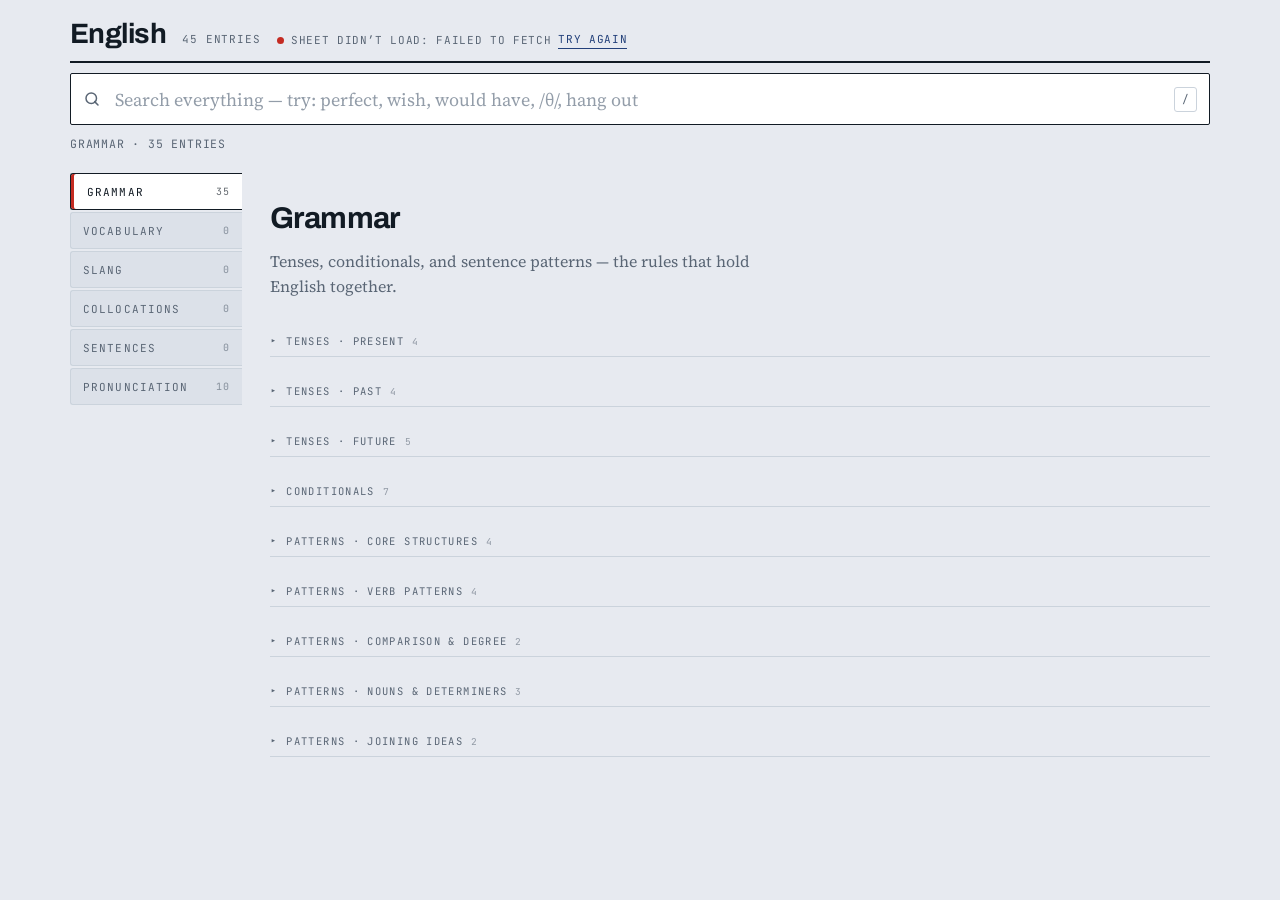
<file: index.html>
<!DOCTYPE html>
<html lang="en">

<head>
  <meta charset="utf-8">
  <meta name="viewport" content="width=device-width, initial-scale=1">
  <title>English Reference — tenses, conditionals, patterns</title>
  <link rel="preconnect" href="https://fonts.googleapis.com">
  <link rel="preconnect" href="https://fonts.gstatic.com" crossorigin>
  <link
    href="https://fonts.googleapis.com/css2?family=Archivo:wght@500;600;700&family=Source+Serif+4:ital,opsz,wght@0,8..60,400;0,8..60,600;1,8..60,400&family=JetBrains+Mono:wght@400;600&family=Gentium+Book+Plus&display=swap"
    rel="stylesheet">
  <link rel="stylesheet" href="style.css">
</head>

<body>
  <div class="shell">

    <header class="masthead">
      <h1 class="headword">English</h1>
      <div class="meta">
        <span id="metaCount">— entries</span>
        <span id="sync"></span>
      </div>
    </header>

    <div class="searchbar">
      <div class="searchwrap">
        <svg viewBox="0 0 24 24" fill="none" stroke-width="2" stroke-linecap="round">
          <circle cx="11" cy="11" r="7"></circle>
          <path d="M20 20l-4.5-4.5"></path>
        </svg>
        <input id="q" type="search" autocomplete="off" spellcheck="false"
          placeholder="Search everything — try: perfect, wish, would have, /θ/, hang out">
        <button id="clear" type="button">Clear</button>
        <span class="slash">/</span>
      </div>
      <div class="statusline">
        <span id="status">All sections</span>

        <select id="sortctl" aria-label="Sort order">
          <option value="newest">Newest first</option>
          <option value="oldest">Oldest first</option>
          <option value="az">A – Z</option>
          <option value="za">Z – A</option>
        </select>
      </div>
    </div>

    <div class="layout">
      <aside>
        <nav id="tabs" role="tablist" aria-label="Sections"></nav>
      </aside>
      <main id="main"></main>
    </div>

  </div>

  <script src="data.js"></script>
  <script>
    /* SECTIONS and ENTRIES are loaded from data.js */

    /* =====================================================================
       GOOGLE SHEET
       Paste your Apps Script web app URL (ends in /exec) between the quotes.
       You can also override it per-visit with ?api=... in the address bar.
       ===================================================================== */
    const SHEET_API = "https://script.google.com/macros/s/AKfycbyH7leBW3w9P5uDEg_lsxoakPPCNtGhYLTy3K1qXAO6E9dWksGML7r5f1Ed1D6DBB0PKA/exec";

    const API_URL = new URLSearchParams(location.search).get("api") || SHEET_API;
    const TYPE_TO_SECTION = { vocab: "vocabulary", slang: "slang", collocation: "collocations", sentence: "sentences" };
    let sheetState = { status: API_URL ? "loading" : "off", msg: "", at: null };

    function fixAudioUrl(u) {
      u = String(u || "").trim();
      if (!u) return "";
      if (u.startsWith("//")) return "https:" + u;      // the API omits the scheme
      if (u.startsWith("http://")) return "https://" + u.slice(7);
      return u.startsWith("https://") ? u : "";
    }

    function sheetToEntry(item) {
      return {
        kind: "word",
        section: TYPE_TO_SECTION[item.type] || "vocabulary",
        group: "From my sheet",
        title: item.term,
        pos: item.pos || "",
        ipa: item.ipa || "",
        audio: fixAudioUrl(item.audio),
        meaning: item.meaning || "",
        vietnamese: item.vietnamese || "",
        example: item.example || "",
        note: item.note || "",
        tags: item.tags || [],
        added: item.added || ""
      };
    }

    async function loadSheet() {
      if (!API_URL) { sheetState = { status: "off" }; return; }
      sheetState = { status: "loading" };
      renderSync();
      try {
        const res = await fetch(API_URL + (API_URL.includes("?") ? "&" : "?") + "t=" + Date.now());
        if (!res.ok) throw new Error("HTTP " + res.status);
        const data = await res.json();
        if (!data.ok) throw new Error(data.error || "the script returned an error");

        // drop anything loaded previously, then add the fresh rows
        for (let i = ENTRIES.length - 1; i >= 0; i--) { if (ENTRIES[i].kind === "word") ENTRIES.splice(i, 1); }
        data.items.slice().reverse().forEach(it => ENTRIES.push(sheetToEntry(it)));

        sheetState = { status: "ok", count: data.items.length, at: new Date() };
        document.getElementById("metaCount").textContent = ENTRIES.length + " entries";
      } catch (err) {
        sheetState = { status: "error", msg: err.message };
      }
      render();
    }

    function renderSync() {
      const el = document.getElementById("sync");
      const s = sheetState;
      if (s.status === "off") {
        el.innerHTML = '<span class="dot off"></span>Sheet not connected';
      } else if (s.status === "loading") {
        el.innerHTML = '<span class="dot load"></span>Reading your sheet\u2026';
      } else if (s.status === "ok") {
        const t = s.at.toLocaleTimeString([], { hour: "2-digit", minute: "2-digit" });
        el.innerHTML = '<span class="dot ok"></span>' + s.count + ' from sheet \u00b7 ' + t +
          ' <button id="refresh" type="button">Refresh</button>';
      } else {
        el.innerHTML = '<span class="dot err"></span>Sheet didn\u2019t load: ' + esc(s.msg) +
          ' <button id="refresh" type="button">Try again</button>';
      }
      const r = document.getElementById("refresh");
      if (r) r.addEventListener("click", loadSheet);
    }

    /* =====================================================================
       RENDERING
       ===================================================================== */
    const esc = s => String(s).replace(/[&<>]/g, c => ({ "&": "&amp;", "<": "&lt;", ">": "&gt;" }[c]));
    // content may contain intentional <b>/<i>; escape only & then highlight
    const soft = s => String(s).replace(/&(?!(amp|lt|gt|#\d+|[a-z]+);)/gi, "&amp;");

    let query = "";
    let active = SECTIONS[0].id;
    let sortMode = "newest";

    const WORD_SECTIONS = new Set(["vocabulary", "slang", "collocations", "sentences"]);

    function hl(str) {
      const t = soft(str);
      if (!query) return t;
      const re = new RegExp("(" + query.replace(/[.*+?^${}()|[\]\\]/g, "\\$&") + ")", "ig");
      // split into tags and text; only highlight inside text nodes
      return t.split(/(<[^>]*>)/g)
        .map(part => part.startsWith("<") ? part : part.replace(re, "<mark>$1</mark>"))
        .join("");
    }

    function haystack(e) {
      return JSON.stringify(e).toLowerCase();
    }

    function matches(e) { return !query || haystack(e).includes(query); }

    /* ---------------------- audio ----------------------
       Two sources, in order: the recording from the dictionary, then the
       browser's own voice. The second one always works offline and covers
       slang and whole sentences, which have no recording.
    --------------------------------------------------- */
    const CAN_SPEAK = typeof window !== "undefined" && "speechSynthesis" in window;

    function sayButton(text, audio) {
      if (!audio && !CAN_SPEAK) return "";
      return '<button class="say" type="button" data-audio="' + esc(audio || "") +
        '" data-text="' + esc(text) + '" aria-label="Say ' + esc(text) + '">' +
        (audio ? "\u25B6 say it" : "\u25B6 read it") + '</button>';
    }

    let playing = null;

    function speakIt(text, btn, hadRecording) {
      if (!CAN_SPEAK) { btn.textContent = "\u2717 no audio here"; return; }
      window.speechSynthesis.cancel();
      const u = new SpeechSynthesisUtterance(text);
      u.lang = "en-US";
      u.rate = 0.92;
      const voice = window.speechSynthesis.getVoices().find(v => /^en[-_]/i.test(v.lang));
      if (voice) u.voice = voice;
      const done = () => { btn.classList.remove("playing"); btn.textContent = hadRecording ? "\u25B6 read it" : "\u25B6 read it"; };
      u.onend = done;
      u.onerror = () => { btn.classList.remove("playing"); btn.textContent = "\u2717 no audio here"; };
      btn.classList.add("playing");
      window.speechSynthesis.speak(u);
    }

    function playFrom(btn) {
      const url = btn.dataset.audio, text = btn.dataset.text;
      if (playing) { playing.pause(); }
      document.querySelectorAll(".say.playing").forEach(x => x.classList.remove("playing"));
      if (CAN_SPEAK) window.speechSynthesis.cancel();

      if (!url) return speakIt(text, btn, false);

      const a = new Audio(url);
      playing = a;
      let switched = false;
      const fallback = () => { if (switched) return; switched = true; speakIt(text, btn, true); };
      a.addEventListener("error", fallback);
      a.addEventListener("ended", () => btn.classList.remove("playing"));
      btn.classList.add("playing");
      a.play().catch(fallback);
    }

    function wordHTML(e) {
      let h = '<article class="entry word" id="' + slug(e) + '">';
      h += '<div class="wordhead"><h3>' + hl(e.title) + '</h3>';
      if (e.ipa) h += '<span class="ipa">' + hl(e.ipa) + '</span>';
      if (e.pos) h += '<span class="pos-tag">' + hl(e.pos) + '</span>';
      h += sayButton(e.title, e.audio);
      h += '</div>';
      if (e.meaning) e.meaning.split("\n").forEach(m => h += '<p class="use">' + hl(m) + '</p>');
      if (e.vietnamese) h += '<p class="vi">' + hl(e.vietnamese) + '</p>';
      if (e.example) h += '<ul class="ex"><li>' + hl(e.example) + '</li></ul>';
      if (e.note) h += '<p class="note">' + hl(e.note) + '</p>';
      const chips = (e.tags || []).slice();
      if (e.added) chips.push("added " + e.added);
      if (chips.length) h += '<div class="chips">' + chips.map(c => '<span class="chip">' + hl(c) + '</span>').join("") + '</div>';
      return h + '</article>';
    }

    function entryHTML(e) {
      if (e.kind === "word") return wordHTML(e);
      let h = '<article class="entry" id="' + slug(e) + '">';
      if (e.eyebrow) h += '<div class="eyebrow">' + hl(e.eyebrow) + '</div>';
      h += '<h3>' + hl(e.title) + '</h3>';
      if (e.ipa) h += '<span class="ipa">' + hl(e.ipa) + '</span>';
      if (e.use) h += '<p class="use">' + hl(e.use) + '</p>';

      if (e.patterns && e.patterns.length) {
        h += '<div class="label">Formula</div>';
        e.patterns.forEach(p => {
          h += '<div class="pattern"><span class="sign">' + soft(p.sign || "\u25B8") + '</span><span class="formula">' + hl(p.f) + '</span></div>';
        });
      }
      if (e.examples && e.examples.length) {
        h += '<div class="label">Examples</div><ul class="ex">';
        e.examples.forEach(x => h += '<li>' + hl(x) + '</li>');
        h += '</ul>';
      }
      if (e.terms && e.terms.length) {
        h += '<div class="label">Entries</div><dl class="terms">';
        e.terms.forEach(t => {
          h += '<div><dt>' + hl(t.t) + (t.ipa ? '<span class="ipa">' + soft(t.ipa) + '</span>' : '') +
            (t.reg ? '<span class="reg">' + soft(t.reg) + '</span>' : '') +
            (e.section === "vocabulary" || e.section === "slang" ? " " + sayButton(t.t, "") : "") +
            '</dt><dd>' + hl(t.d || "") +
            (t.ex ? '<span class="ex">' + hl(t.ex) + '</span>' : '') + '</dd></div>';
        });
        h += '</dl>';
      }
      if (e.fixes && e.fixes.length) {
        h += '<div class="label">Common mistake</div>';
        e.fixes.forEach(f => {
          h += '<div class="fix"><s>' + hl(f.bad) + '</s><span class="arrow">\u2192</span>' + hl(f.good) + '</div>';
        });
      }
      if (e.signals && e.signals.length) {
        h += '<div class="label">Signal words</div><div class="chips">' +
          e.signals.map(s => '<span class="chip">' + hl(s) + '</span>').join("") + '</div>';
      }
      return h + '</article>';
    }

    function slug(e) {
      return (e.section + "-" + e.title).toLowerCase().replace(/[^a-z0-9]+/g, "-").replace(/^-|-$/g, "");
    }

    function countIn(id) { return ENTRIES.filter(e => e.section === id && matches(e)).length; }

    function renderTabs() {
      document.getElementById("tabs").innerHTML = SECTIONS.map(s => {
        const n = countIn(s.id);
        return '<button class="tab" role="tab" data-id="' + s.id + '" aria-selected="' + (s.id === active) + '"' +
          (query && n === 0 ? ' style="opacity:.4"' : '') + '>' + s.label +
          '<span class="n">' + n + '</span></button>';
      }).join("");
    }

    function sortWords(arr) {
      const words = arr.filter(e => e.kind === "word");
      const rest = arr.filter(e => e.kind !== "word");
      if (words.length === 0) return arr;
      words.sort((a, b) => {
        if (sortMode === "newest") return (b.added || "").localeCompare(a.added || "");
        if (sortMode === "oldest") return (a.added || "").localeCompare(b.added || "");
        if (sortMode === "az") return (a.title || "").localeCompare(b.title || "", undefined, { sensitivity: "base" });
        /* za */ return (b.title || "").localeCompare(a.title || "", undefined, { sensitivity: "base" });
      });
      return rest.concat(words);
    }

    function renderMain() {
      const main = document.getElementById("main");
      const shown = query ? SECTIONS : SECTIONS.filter(s => s.id === active);
      let html = "";
      let total = 0;

      /* show sort control only when a word-bearing section is visible */
      const sortEl = document.getElementById("sortctl");
      const showSort = !query && WORD_SECTIONS.has(active);
      sortEl.style.display = showSort ? "" : "none";

      shown.forEach(sec => {
        let list = ENTRIES.filter(e => e.section === sec.id && matches(e));
        if (query && list.length === 0) return;
        list = sortWords(list);
        total += list.length;
        html += '<section class="sectionhead"><h2>' + (query ? sec.label : sec.title) + '</h2>' +
          (query ? '' : '<p>' + sec.blurb + '</p>') + '</section>';

        if (query) {
          list.forEach(e => html += entryHTML(e));
        } else {
          // Group entries, then wrap each group in a collapsible <details>
          const groups = [];
          let cur = null;
          list.forEach(e => {
            const g = e.group || "";
            if (!cur || cur.name !== g) { cur = { name: g, items: [] }; groups.push(cur); }
            cur.items.push(e);
          });
          groups.forEach(g => {
            if (g.name) {
              html += '<details class="group"><summary class="grouphead">' +
                g.name + '<span class="n">' + g.items.length + '</span></summary>';
            }
            g.items.forEach(e => html += entryHTML(e));
            if (g.name) html += '</details>';
          });
        }
      });

      if (!query && ENTRIES.filter(e => e.section === active).length === 0) {
        html += '<div class="empty"><h3>Nothing here yet</h3><p>' +
          (API_URL
            ? 'Add a row to your sheet with the type set to <b>' +
            (Object.keys(TYPE_TO_SECTION).find(k => TYPE_TO_SECTION[k] === active) || active) +
            '</b>, then hit Refresh.'
            : 'This section fills up from your Google Sheet. Paste your Apps Script web app URL into ' +
            '<b>SHEET_API</b> near the bottom of this file, or add <b>?api=YOUR_URL</b> to the address bar.') +
          '</p></div>';
      }

      if (query && total === 0) {
        html = '<div class="empty"><h3>Nothing matches \u201c' + esc(query) + '\u201d</h3>' +
          '<p>Try a shorter word, or a piece of a formula like <i>had been</i>. ' +
          'If it should be here, add it to the ENTRIES list at the top of this file.</p></div>';
      }
      main.innerHTML = html;

      const st = document.getElementById("status");
      st.textContent = query ? (total + " " + (total === 1 ? "match" : "matches") + " across all sections")
        : (SECTIONS.find(s => s.id === active).label + " \u00b7 " + countIn(active) + " entries");
    }

    function render() { renderTabs(); renderMain(); renderSync(); }

    /* --------------------------- events --------------------------- */
    document.getElementById("tabs").addEventListener("click", ev => {
      const b = ev.target.closest(".tab");
      if (!b) return;
      active = b.dataset.id;
      if (query) { query = ""; document.getElementById("q").value = ""; document.getElementById("clear").style.display = "none"; }
      history.replaceState(null, "", "#" + active);
      render();
      window.scrollTo({ top: 0, behavior: "smooth" });
    });

    const qEl = document.getElementById("q");
    qEl.addEventListener("input", () => {
      query = qEl.value.trim().toLowerCase();
      document.getElementById("clear").style.display = query ? "block" : "none";
      render();
    });
    document.getElementById("clear").addEventListener("click", () => {
      qEl.value = ""; query = ""; qEl.focus();
      document.getElementById("clear").style.display = "none";
      render();
    });
    document.addEventListener("keydown", ev => {
      if (ev.key === "/" && document.activeElement !== qEl) { ev.preventDefault(); qEl.focus(); }
      if (ev.key === "Escape" && document.activeElement === qEl) { qEl.blur(); }
    });


    document.getElementById("sortctl").addEventListener("change", ev => {
      sortMode = ev.target.value;
      render();
    });

    document.getElementById("main").addEventListener("click", ev => {
      const b = ev.target.closest(".say");
      if (b) playFrom(b);
    });
    // Chrome loads its voice list asynchronously
    if (CAN_SPEAK) window.speechSynthesis.onvoiceschanged = () => { };

    /* --------------------------- start --------------------------- */
    const hash = location.hash.replace("#", "");
    if (SECTIONS.some(s => s.id === hash)) active = hash;
    document.getElementById("metaCount").textContent = ENTRIES.length + " entries";
    render();
    loadSheet();
  </script>
</body>

</html>
</file>
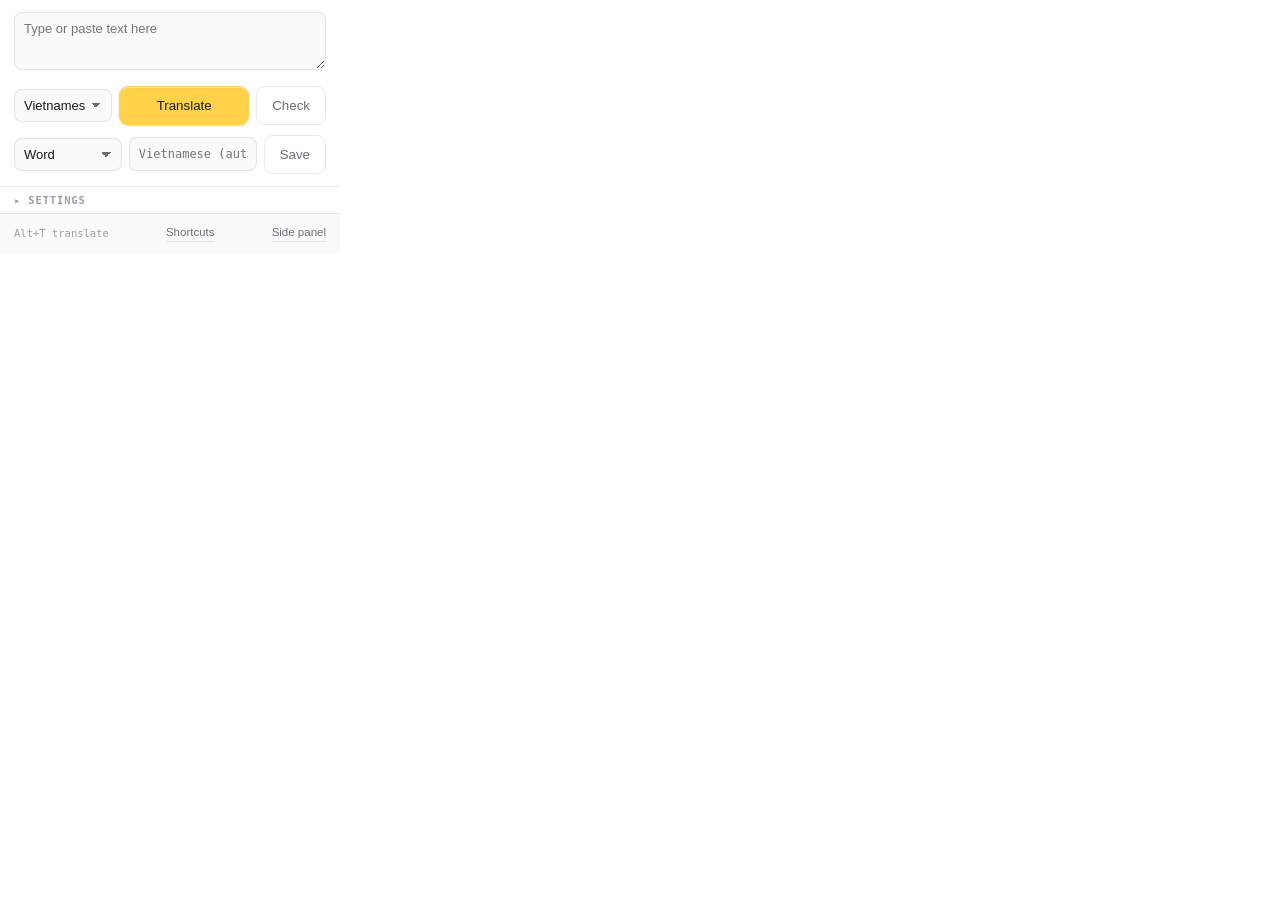
<file: selection-translate/popup.html>
<!DOCTYPE html>
<html lang="en">
<head>
<meta charset="utf-8">
<style>
  :root {
    --ink: #17181C;
    --muted: #6B6F76;
    --faint: #9A9EA6;
    --line: rgba(0,0,0,.09);
    --surface: #fff;
    --sunk: #FAFAFA;
    --marker: #FFD24A;
  }
  @media (prefers-color-scheme: dark) {
    :root {
      --ink: #ECEDEF;
      --muted: #9DA1A9;
      --faint: #71757D;
      --line: rgba(255,255,255,.10);
      --surface: #1E1F24;
      --sunk: #232429;
      --marker: rgba(255,210,74,.30);
    }
  }
  * { box-sizing: border-box; }
  body {
    width: 340px;
    margin: 0;
    background: var(--surface);
    color: var(--ink);
    font: 13px/1.5 -apple-system, BlinkMacSystemFont, "Segoe UI", Roboto, "Helvetica Neue", Arial, sans-serif;
  }

  section { padding: 12px 14px; border-bottom: 1px solid var(--line); }
  section:last-of-type { border-bottom: 0; }

  label.field { display: block; }
  .label {
    display: block;
    font: 600 10.5px/1 ui-monospace, SFMono-Regular, Menlo, monospace;
    letter-spacing: .08em;
    text-transform: uppercase;
    color: var(--faint);
    margin-bottom: 7px;
  }

  textarea, select {
    width: 100%;
    font-family: inherit;
    font-size: 13px;
    color: var(--ink);
    background: var(--sunk);
    border: 1px solid var(--line);
    border-radius: 8px;
    padding: 8px 9px;
  }
  textarea { resize: vertical; min-height: 58px; }
  select { cursor: pointer; -webkit-appearance: none; appearance: none;
           background-image: linear-gradient(45deg, transparent 50%, var(--muted) 50%),
                             linear-gradient(135deg, var(--muted) 50%, transparent 50%);
           background-position: calc(100% - 15px) 50%, calc(100% - 10px) 50%;
           background-size: 5px 5px, 5px 5px;
           background-repeat: no-repeat;
           padding-right: 26px; }
  textarea:focus, select:focus { outline: 2px solid var(--ink); outline-offset: 1px; border-color: transparent; }

  .row { display: flex; gap: 7px; align-items: center; margin-top: 10px; }
  .row .field { flex: 1; min-width: 0; }
  .row #go { flex: 1; }

  button.go {
    font: 600 12.5px/1 inherit;
    color: #17181C;
    background: #FFD24A;
    border: 1px solid transparent;
    border-radius: 9px;
    padding: 11px 15px;
    cursor: pointer;
    white-space: nowrap;
    box-shadow: 0 1px 2px rgba(0,0,0,.14), inset 0 1px 0 rgba(255,255,255,.5);
    transition: transform .13s ease, box-shadow .16s ease, filter .16s ease,
                color .16s ease, border-color .16s ease, background .16s ease;
  }
  button.go:hover {
    filter: brightness(.96);
    transform: translateY(-1px);
    box-shadow: 0 5px 13px rgba(216,168,20,.42), inset 0 1px 0 rgba(255,255,255,.5);
  }
  button.go:active {
    transform: translateY(0) scale(.975);
    box-shadow: 0 1px 2px rgba(0,0,0,.14);
  }
  button.go:focus-visible { outline: 2px solid var(--ink); outline-offset: 2px; }
  button.go:disabled { opacity: .45; cursor: default; transform: none; box-shadow: none; filter: none; }

  /* Secondary action: same shape, no fill, so the primary keeps its weight. */
  button.go.ghost {
    background: transparent;
    color: var(--muted);
    border-color: var(--line);
    box-shadow: none;
  }
  button.go.ghost:hover {
    color: var(--ink);
    background: var(--sunk);
    border-color: var(--muted);
    filter: none;
    box-shadow: none;
    transform: translateY(-1px);
  }
  button.go.ghost:active { transform: translateY(0) scale(.975); }

  @media (prefers-reduced-motion: reduce) {
    button.go, button.go.ghost { transition: none; }
    button.go:hover, button.go:active,
    button.go.ghost:hover, button.go.ghost:active { transform: none; }
  }

  input[type=text] {
    width: 100%;
    font: 12px/1 ui-monospace, SFMono-Regular, Menlo, Consolas, monospace;
    color: var(--ink);
    background: var(--sunk);
    border: 1px solid var(--line);
    border-radius: 8px;
    padding: 9px;
  }
  input[type=text]:focus { outline: 2px solid var(--ink); outline-offset: 1px; border-color: transparent; }

  .foot-note {
    margin: 9px 0 0;
    font-size: 11px;
    line-height: 1.5;
    color: var(--faint);
  }
  .foot-note a { color: var(--muted); }
  .foot-note code {
    font-family: ui-monospace, SFMono-Regular, Menlo, monospace;
    font-size: 10.5px;
  }

  .issue-line { display: block; margin-top: 8px; font-size: 12px; line-height: 1.5; }
  .issue-line .was {
    text-decoration: line-through;
    text-decoration-color: #C23A32;
    color: var(--muted);
  }
  .issue-line .now { background: linear-gradient(var(--marker), var(--marker)) no-repeat 0 86% / 100% 44%; }
  .issue-line .why { display: block; color: var(--faint); font-size: 11px; }

  .out {
    margin-top: 10px;
    font-size: 14px;
    line-height: 1.55;
    white-space: pre-wrap;
    overflow-wrap: anywhere;
    max-height: 130px;
    overflow-y: auto;
  }
  .out:empty { display: none; }
  .out .hit {
    background: linear-gradient(var(--marker), var(--marker)) no-repeat 0 86% / 100% 44%;
  }
  .out .bad { color: #C23A32; font-size: 13px; }

  .toggle {
    display: flex; align-items: flex-start; gap: 9px;
    cursor: pointer;
    margin-top: 11px;
  }
  .toggle:first-child { margin-top: 0; }
  .toggle input { margin: 2px 0 0; accent-color: var(--ink); flex: 0 0 auto; }
  .toggle b { display: block; font-weight: 550; }
  .toggle small { color: var(--muted); font-size: 11.5px; line-height: 1.45; display: block; }

  footer {
    padding: 10px 14px 12px;
    display: flex; justify-content: space-between; align-items: center;
    border-top: 1px solid var(--line);
    background: var(--sunk);
  }
  .kbd {
    font: 10.5px/1 ui-monospace, SFMono-Regular, Menlo, monospace;
    color: var(--faint);
  }
  a.link {
    font-size: 11.5px;
    color: var(--muted);
    text-decoration: none;
    border-bottom: 1px solid var(--line);
    cursor: pointer;
  }
  a.link:hover { color: var(--ink); }

  .sheet-dot {
    display: inline-block;
    width: 6px;
    height: 6px;
    border-radius: 50%;
    margin-right: 4px;
    vertical-align: middle;
    background: var(--faint);
  }

  .settings {
    border-top: 1px solid var(--line);
  }
  .settings-toggle {
    display: block;
    padding: 8px 14px;
    font: 600 10.5px/1 ui-monospace, SFMono-Regular, Menlo, monospace;
    letter-spacing: .08em;
    text-transform: uppercase;
    color: var(--faint);
    cursor: pointer;
    list-style: none;
  }
  .settings-toggle::-webkit-details-marker { display: none; }
  .settings-toggle::before { content: "▸ "; }
  .settings[open] > .settings-toggle::before { content: "▾ "; }
  .settings[open] > .settings-toggle { border-bottom: 1px solid var(--line); }
  .settings-inner {
    max-height: 200px;
    overflow-y: auto;
    padding: 8px 14px;
  }
  .settings-inner .field { margin-top: 8px; }
  .settings-inner .field:first-child { margin-top: 0; }
  .settings-inner .row { margin-top: 8px; }
</style>
</head>
<body>
  <section>
    <label class="field">
      <textarea id="input" rows="2" placeholder="Type or paste text here"></textarea>
    </label>
    <div class="row">
      <label class="field">
        <select id="target"></select>
      </label>
      <button class="go" id="go">Translate</button>
      <button class="go ghost" id="checkBtn">Check</button>
    </div>
    <div class="row">
      <label class="field">
        <select id="saveType">
          <option value="vocab">Word</option>
          <option value="collocation">Collocation</option>
          <option value="slang">Slang</option>
          <option value="sentence">Sentence</option>
        </select>
      </label>
      <input type="text" id="saveVi" placeholder="Vietnamese (auto)" style="flex:1;min-width:0;font:12px/1 ui-monospace,SFMono-Regular,Menlo,monospace;color:var(--ink);background:var(--sunk);border:1px solid var(--line);border-radius:8px;padding:9px">
      <button class="go ghost" id="saveBtn">Save</button>
    </div>
    <div class="out" id="out"></div>
  </section>

  <details class="settings">
    <summary class="settings-toggle">Settings</summary>
    <div class="settings-inner">
      <label class="field">
        <span class="label"><span id="sheetStatus" class="sheet-dot"></span>Sheet URL</span>
        <input type="text" id="sheetUrl" placeholder="Apps Script /exec URL">
      </label>
      <label class="field">
        <input type="text" id="sheetKey" placeholder="Save key (optional)">
      </label>
      <div class="row">
        <button class="go ghost" id="testBtn">Test</button>
      </div>
      <label class="toggle">
        <input type="checkbox" id="auto">
        <span><b>Auto-translate on select</b></span>
      </label>
      <label class="field">
        <span class="label">Provider</span>
        <select id="provider">
          <option value="google">Google</option>
          <option value="mymemory">MyMemory</option>
        </select>
      </label>
      <label class="field">
        <span class="label">Grammar language</span>
        <select id="checkLang"></select>
      </label>
      <label class="field">
        <input type="text" id="ltServer" placeholder="LanguageTool server (optional)">
      </label>
    </div>
  </details>

  <footer>
    <span class="kbd" id="kbd">Alt+T translate</span>
    <a class="link" id="shortcuts">Shortcuts</a>
    <a class="link" id="openSidePanel">Side panel</a>
  </footer>

  <script src="languages.js"></script>
  <script src="popup.js"></script>
</body>
</html>
</file>
<file: style.css>
:root {
  --paper: #E7EAF0;
  --card: #FFFFFF;
  --ink: #121B24;
  --muted: #5A6675;
  --rule: #CBD3DC;
  --pen: #C42B22;
  --pen-tint: #FBEAE8;
  --indigo: #23407A;
  --indigo-tint: #E7ECF7;

  --display: "Archivo", "Helvetica Neue", Arial, sans-serif;
  --body: "Source Serif 4", Georgia, "Times New Roman", serif;
  --mono: "JetBrains Mono", ui-monospace, "SF Mono", Menlo, monospace;
  --ipa: "Gentium Book Plus", "Charis SIL", "Doulos SIL", "Source Serif 4", serif;
}

* {
  box-sizing: border-box
}

html {
  -webkit-text-size-adjust: 100%
}

body {
  margin: 0;
  background: var(--paper);
  color: var(--ink);
  font-family: var(--body);
  font-size: 17px;
  line-height: 1.55;
}

/* ---------- shell ---------- */
.shell {
  max-width: 1180px;
  margin: 0 auto;
  padding: 0 20px 96px
}

/* ---------- masthead ---------- */
.masthead {
  padding: 20px 0 12px;
  border-bottom: 2px solid var(--ink);
  display: flex;
  align-items: baseline;
  gap: 16px;
  flex-wrap: wrap;
}

.masthead .headword {
  font-family: var(--display);
  font-weight: 700;
  font-size: 28px;
  line-height: 1;
  letter-spacing: -.02em;
  margin: 0;
}

.masthead .meta {
  display: flex;
  flex-wrap: wrap;
  gap: 8px 16px;
  font-family: var(--mono);
  font-size: 11px;
  letter-spacing: .08em;
  text-transform: uppercase;
  color: var(--muted);
}

/* ---------- search ---------- */
.searchbar {
  position: sticky;
  top: 0;
  z-index: 30;
  background: var(--paper);
  padding: 10px 0 8px;
}

.searchwrap {
  display: flex;
  align-items: center;
  gap: 12px;
  background: var(--card);
  border: 1.5px solid var(--ink);
  border-radius: 2px;
  padding: 0 12px;
  height: 52px;
}

.searchwrap:focus-within {
  box-shadow: 0 0 0 3px var(--indigo-tint)
}

.searchwrap svg {
  flex: none;
  width: 18px;
  height: 18px;
  stroke: var(--muted)
}

#q {
  flex: 1;
  border: 0;
  outline: 0;
  background: transparent;
  height: 100%;
  font-family: var(--body);
  font-size: 18px;
  color: var(--ink);
  min-width: 0;
}

#q::placeholder {
  color: #939DA9
}

.slash {
  font-family: var(--mono);
  font-size: 11px;
  color: var(--muted);
  border: 1px solid var(--rule);
  border-radius: 3px;
  padding: 3px 7px;
  flex: none;
}

#clear {
  display: none;
  border: 0;
  background: transparent;
  color: var(--pen);
  cursor: pointer;
  font-family: var(--mono);
  font-size: 11px;
  letter-spacing: .08em;
  text-transform: uppercase;
}

.statusline {
  display: flex;
  justify-content: space-between;
  align-items: baseline;
  gap: 16px;
  margin-top: 10px;
  font-family: var(--mono);
  font-size: 11.5px;
  letter-spacing: .07em;
  text-transform: uppercase;
  color: var(--muted);
}

.statusline button {
  border: 0;
  background: transparent;
  padding: 0;
  cursor: pointer;
  color: var(--indigo);
  font: inherit;
  letter-spacing: .07em;
  text-transform: uppercase;
  border-bottom: 1px solid currentColor;
}

/* ---------- sort control ---------- */
#sortctl {
  font-family: var(--mono);
  font-size: 11px;
  letter-spacing: .07em;
  text-transform: uppercase;
  color: var(--indigo);
  background: transparent;
  border: 1px solid var(--rule);
  border-radius: 2px;
  padding: 3px 6px;
  cursor: pointer;
  appearance: auto;
}

#sortctl:hover {
  border-color: var(--indigo)
}

/* ---------- layout ---------- */
.layout {
  display: grid;
  grid-template-columns: 172px minmax(0, 1fr);
  gap: 0 28px;
  align-items: start;
}

aside {
  position: sticky;
  top: 80px;
  padding-top: 12px;
}

main {
  min-width: 0;
  position: relative;
  z-index: 1
}

/* thumb tabs, cut into the edge of the book */
.tab {
  display: block;
  width: 100%;
  text-align: left;
  cursor: pointer;
  background: #DCE1E9;
  border: 1px solid var(--rule);
  border-right: 0;
  border-radius: 3px 0 0 3px;
  margin-bottom: 2px;
  padding: 11px 12px 10px;
  font-family: var(--mono);
  font-size: 11px;
  letter-spacing: .1em;
  text-transform: uppercase;
  color: var(--muted);
  transition: background .12s ease, color .12s ease, padding-left .12s ease;
}

.tab:hover {
  background: #E5E9F0;
  color: var(--ink)
}

.tab .n {
  float: right;
  opacity: .65;
  font-size: 10px
}

.tab[aria-selected="true"] {
  background: var(--card);
  color: var(--ink);
  border-color: var(--ink);
  border-right: 0;
  box-shadow: inset 3px 0 0 var(--pen);
  padding-left: 16px;
}

/* ---------- section intro ---------- */
.sectionhead {
  padding: 34px 0 8px
}

.sectionhead h2 {
  font-family: var(--display);
  font-weight: 700;
  font-size: 30px;
  letter-spacing: -.02em;
  margin: 0;
}

.sectionhead p {
  margin: 8px 0 0;
  color: var(--muted);
  max-width: 62ch;
  font-size: 16px
}

/* ---------- entry cards ---------- */
.entry {
  background: var(--card);
  border: 1px solid var(--rule);
  border-left: 3px solid var(--ink);
  padding: 22px 24px 20px;
  margin: 14px 0;
  scroll-margin-top: 150px;
}

.entry.flash {
  animation: flash 1.1s ease
}

@keyframes flash {
  0% {
    background: var(--indigo-tint)
  }

  100% {
    background: var(--card)
  }
}

.eyebrow {
  font-family: var(--mono);
  font-size: 10.5px;
  letter-spacing: .13em;
  text-transform: uppercase;
  color: var(--pen);
  margin-bottom: 7px;
}

.entry h3 {
  font-family: var(--display);
  font-weight: 700;
  font-size: 23px;
  letter-spacing: -.018em;
  margin: 0;
  display: inline;
}

.ipa {
  font-family: var(--ipa);
  color: var(--muted);
  font-size: 17px;
  margin-left: 9px;
  white-space: nowrap
}

.use {
  margin: 9px 0 0;
  color: #2C3843
}

.label {
  font-family: var(--mono);
  font-size: 10px;
  letter-spacing: .13em;
  text-transform: uppercase;
  color: var(--muted);
  margin: 18px 0 7px;
}

/* pattern strips — the formula, set like code */
.pattern {
  display: flex;
  align-items: baseline;
  gap: 12px;
  border-top: 1px solid var(--rule);
  padding: 8px 0;
}

.pattern:last-child {
  border-bottom: 1px solid var(--rule)
}

.sign {
  flex: none;
  width: 22px;
  text-align: center;
  font-family: var(--mono);
  font-size: 12px;
  font-weight: 600;
  color: var(--indigo);
  background: var(--indigo-tint);
  border-radius: 2px;
  padding: 2px 0;
}

.formula {
  font-family: var(--mono);
  font-size: 14.5px;
  line-height: 1.5;
  color: var(--ink);
  word-break: break-word
}

.formula b {
  color: var(--pen);
  font-weight: 600
}

ul.ex {
  list-style: none;
  margin: 0;
  padding: 0
}

ul.ex li {
  padding: 5px 0 5px 22px;
  position: relative
}

ul.ex li::before {
  content: "";
  position: absolute;
  left: 2px;
  top: .85em;
  width: 9px;
  height: 9px;
  border-left: 1.5px solid var(--indigo);
  border-bottom: 1.5px solid var(--indigo);
  transform: rotate(-45deg) translateY(-2px);
}

ul.ex li i {
  font-style: italic;
  color: var(--muted)
}

.fix {
  padding: 6px 0 6px 22px;
  position: relative
}

.fix::before {
  content: "\00d7";
  position: absolute;
  left: 2px;
  top: .05em;
  color: var(--pen);
  font-family: var(--display);
  font-weight: 700;
  font-size: 17px;
}

.fix s {
  color: var(--pen);
  text-decoration-thickness: 1.5px
}

.fix .arrow {
  color: var(--muted);
  margin: 0 7px;
  font-family: var(--mono);
  font-size: 12px
}

.chips {
  display: flex;
  flex-wrap: wrap;
  gap: 6px
}

.chip {
  font-family: var(--mono);
  font-size: 11px;
  color: var(--muted);
  border: 1px solid var(--rule);
  border-radius: 2px;
  padding: 3px 8px;
  background: #F6F8FA;
}

/* term lists — vocabulary, slang, sounds */
dl.terms {
  margin: 0;
  border-top: 1px solid var(--rule)
}

dl.terms>div {
  display: grid;
  grid-template-columns: 200px minmax(0, 1fr);
  gap: 4px 20px;
  padding: 11px 0;
  border-bottom: 1px solid var(--rule);
}

dl.terms dt {
  font-family: var(--display);
  font-weight: 600;
  font-size: 16px;
  letter-spacing: -.01em;
}

dl.terms dt .ipa {
  font-size: 14px;
  margin-left: 6px;
  display: block;
  font-weight: 400
}

dl.terms dd {
  margin: 0
}

dl.terms dd .ex {
  display: block;
  font-style: italic;
  color: var(--muted);
  margin-top: 2px
}

.reg {
  display: inline-block;
  font-family: var(--mono);
  font-size: 9.5px;
  letter-spacing: .11em;
  text-transform: uppercase;
  color: var(--pen);
  background: var(--pen-tint);
  padding: 2px 6px;
  border-radius: 2px;
  margin-left: 8px;
  vertical-align: 1px;
}

.pos-tag {
  font-family: var(--mono);
  font-size: 10px;
  letter-spacing: .08em;
  text-transform: uppercase;
  color: var(--indigo);
  background: var(--indigo-tint);
  padding: 2px 7px;
  border-radius: 2px;
  margin-left: 8px;
  vertical-align: 2px;
}

.vi {
  margin: 4px 0 0;
  font-size: 15px;
  color: var(--muted);
  font-style: italic;
}

/* entries that came from the sheet */
.entry.word {
  border-left-color: var(--pen);
  padding: 16px 20px 15px
}

.wordhead {
  display: flex;
  flex-wrap: wrap;
  align-items: baseline;
  gap: 0 10px
}

.entry.word h3 {
  font-size: 20px
}

.entry.word .use {
  margin: 6px 0 0;
  font-size: 16px
}

.entry.word .note {
  margin: 8px 0 0;
  font-size: 14.5px;
  color: var(--muted);
  border-left: 2px solid var(--rule);
  padding-left: 10px
}

.entry.word .chips {
  margin-top: 11px
}

.say {
  font-family: var(--mono);
  font-size: 10.5px;
  letter-spacing: .08em;
  text-transform: uppercase;
  color: var(--indigo);
  background: var(--indigo-tint);
  border: 0;
  border-radius: 2px;
  padding: 4px 9px;
  cursor: pointer;
}

.say:hover {
  background: #D8E1F4
}

.say.playing {
  background: var(--pen-tint);
  color: var(--pen)
}

/* sheet connection */
#sync {
  display: flex;
  align-items: center;
  gap: 7px;
  flex: 1;
  justify-content: center;
  letter-spacing: .06em;
  white-space: nowrap;
  overflow: hidden;
  text-overflow: ellipsis
}

#sync button {
  border: 0;
  background: transparent;
  padding: 0;
  cursor: pointer;
  color: var(--indigo);
  font: inherit;
  letter-spacing: .06em;
  text-transform: uppercase;
  border-bottom: 1px solid currentColor
}

.dot {
  width: 7px;
  height: 7px;
  border-radius: 50%;
  flex: none;
  background: var(--rule)
}

.dot.ok {
  background: #1E8E5A
}

.dot.err {
  background: var(--pen)
}

.dot.load {
  background: var(--indigo);
  animation: pulse 1s ease-in-out infinite
}

.dot.off {
  background: #B4BDC7
}

@keyframes pulse {
  50% {
    opacity: .25
  }
}

mark {
  background: #FBE7A1;
  color: inherit;
  padding: 0 1px
}

.empty {
  background: var(--card);
  border: 1px dashed var(--rule);
  padding: 40px 26px;
  margin: 24px 0;
}

.empty h3 {
  font-family: var(--display);
  font-size: 20px;
  margin: 0 0 8px
}

.empty p {
  margin: 0;
  color: var(--muted);
  max-width: 52ch
}

.group {
  margin: 26px 0 0;
}

.grouphead {
  font-family: var(--mono);
  font-size: 10.5px;
  letter-spacing: .13em;
  text-transform: uppercase;
  color: var(--muted);
  padding: 0 0 6px;
  border-bottom: 1px solid var(--rule);
  cursor: pointer;
  list-style: none;
  display: flex;
  align-items: baseline;
  gap: 8px;
}

.grouphead::-webkit-details-marker { display: none; }

.grouphead::before {
  content: "▸";
  font-size: 11px;
  transition: transform .15s ease;
}

.group[open] > .grouphead::before {
  transform: rotate(90deg);
}

.grouphead .n {
  font-size: 9.5px;
  opacity: .6;
}

footer {
  margin-top: 56px;
  padding-top: 20px;
  border-top: 2px solid var(--ink);
  font-family: var(--mono);
  font-size: 11.5px;
  line-height: 1.9;
  color: var(--muted);
}

footer code {
  background: var(--card);
  border: 1px solid var(--rule);
  padding: 1px 5px
}

:focus-visible {
  outline: 2.5px solid var(--pen);
  outline-offset: 2px
}

@media (max-width:860px) {
  body {
    font-size: 15px
  }

  .searchbar {
    padding: 6px 0 4px
  }

  .searchwrap {
    height: 40px;
    padding: 0 10px
  }

  #q {
    font-size: 15px
  }

  .statusline {
    margin-top: 6px;
    font-size: 10px
  }

  .layout {
    display: block;
  }

  aside {
    position: sticky;
    top: 68px;
    z-index: 20;
    background: var(--paper);
    padding: 6px 0;
    border-bottom: 1px solid var(--rule);
  }

  nav {
    display: flex;
    gap: 5px;
    overflow-x: auto;
    scrollbar-width: none;
  }

  nav::-webkit-scrollbar {
    display: none
  }

  .tab {
    width: auto;
    flex: none;
    margin: 0;
    border: 1px solid var(--rule);
    border-radius: 3px;
    padding: 7px 10px;
    font-size: 10px
  }

  .tab[aria-selected="true"] {
    border-color: var(--ink);
    box-shadow: inset 0 -3px 0 var(--pen);
    padding-left: 10px
  }

  .tab .n {
    display: none
  }

  .sectionhead {
    padding: 20px 0 6px
  }

  .sectionhead h2 {
    font-size: 22px
  }

  .sectionhead p {
    font-size: 14px
  }

  .entry {
    padding: 14px 12px;
    border-left-width: 3px;
    margin: 10px 0
  }

  dl.terms>div {
    grid-template-columns: minmax(0, 1fr)
  }

  .slash {
    display: none
  }
}

@media (prefers-reduced-motion:reduce) {
  * {
    animation: none !important;
    transition: none !important
  }
}

@media print {

  nav,
  .searchbar {
    display: none
  }

  .layout {
    display: block
  }

  .entry {
    break-inside: avoid;
    border: 1px solid #999
  }
}
</file>
